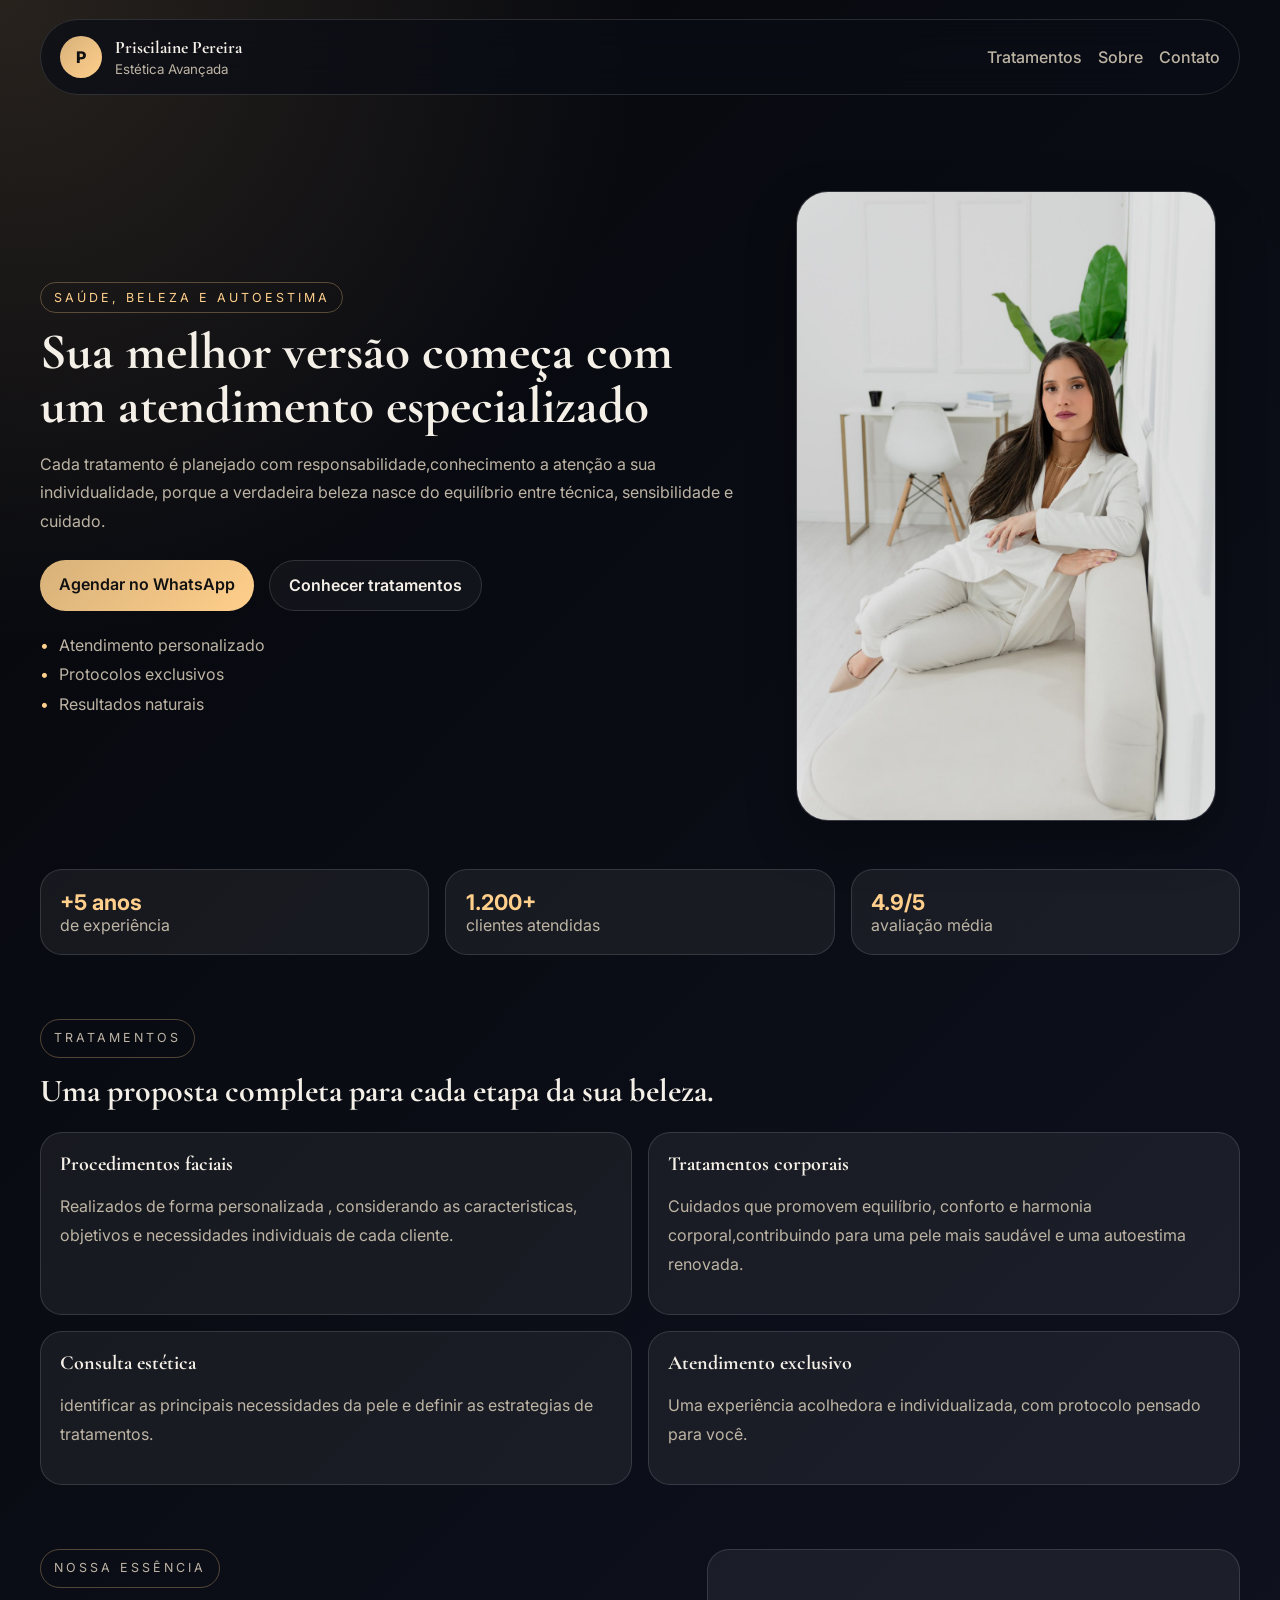
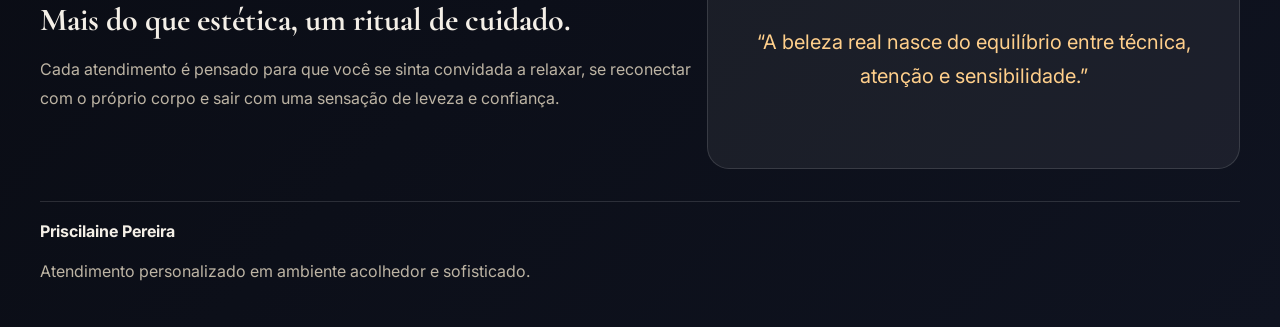
<file: index.html>
<!DOCTYPE html>
<html lang="pt-BR">
  <head>
    <meta charset="UTF-8" />
    <meta name="viewport" content="width=device-width, initial-scale=1.0" />
    <title>Priscilaine Pereira | Estética Avançada</title>
    <meta name="description" content="Estética premium com tratamentos personalizados, ambiente acolhedor e resultado elegante." />
    <link rel="preconnect" href="https://fonts.googleapis.com" />
    <link rel="preconnect" href="https://fonts.gstatic.com" crossorigin />
    <link href="https://fonts.googleapis.com/css2?family=Inter:wght@300;400;500;600;700;800&family=Cormorant+Garamond:wght@500;600;700&display=swap" rel="stylesheet" />
    <link rel="stylesheet" href="styles.css" />
  </head>
  <body>
    <div class="page-shell">
      <header class="topbar">
        <a class="brand" href="#home">
          <span class="brand-mark">P</span>
          <div>
            <strong>Priscilaine Pereira</strong>
            <small>Estética Avançada</small>
          </div>
        </a>
        <nav>
          <a href="#tratamentos">Tratamentos</a>
          <a href="#sobre">Sobre</a>
          <a href="#contato">Contato</a>
        </nav>
      </header>

      <main id="home">
        <section class="hero">
          <div class="hero-copy">
            <p class="eyebrow">Saúde, Beleza e Autoestima</p>
            <h1>Sua melhor versão começa com um atendimento especializado</h1>
            <p class="lead">
            Cada tratamento é planejado com responsabilidade,conhecimento a atenção a sua individualidade, porque a verdadeira beleza nasce do equilíbrio entre técnica, sensibilidade e cuidado.
            </p>
            <div class="hero-actions">
              <a class="btn btn-primary" href="https://wa.me/5521982714501?text=Olá!%20Gostaria%20de%20agendar%20um%20horário." target="_blank" rel="noopener">Agendar no WhatsApp</a>
              <a class="btn btn-secondary" href="#tratamentos">Conhecer tratamentos</a>
            </div>
            <ul class="highlights">
              <li>Atendimento personalizado</li>
              <li>Protocolos exclusivos</li>
              <li>Resultados naturais </li>
            </ul>
          </div>

          <div class="hero-photo" aria-label="Foto da Priscilaine Pereira">
            <div class="hero-photo-frame">
              <img src="Priscilaine pereira.jpg" alt="Priscilaine Pereira" />
            </div>
          </div>
        </section>

        <section class="stats" aria-label="Números do atendimento">
          <article>
            <strong>+5 anos</strong>
            <span>de experiência</span>
          </article>
          <article>
            <strong>1.200+</strong>
            <span>clientes atendidas</span>
          </article>
          <article>
            <strong>4.9/5</strong>
            <span>avaliação média</span>
          </article>
        </section>

        <section id="tratamentos" class="section">
          <div class="section-heading">
            <p class="eyebrow">Tratamentos</p>
            <h2>Uma proposta completa para cada etapa da sua beleza.</h2>
          </div>

          <div class="cards-grid">
            <a class="card treatment-card" href="tratamentos-faciais.html">
              <h3>Procedimentos faciais</h3>
              <p>Realizados de forma personalizada , considerando as caracteristicas, objetivos e necessidades individuais de cada cliente.</p>
            </a>

            <a class="card treatment-card" href="tratamentos-corporais.html">
              <h3>Tratamentos corporais</h3>
              <p>Cuidados que promovem equilíbrio, conforto e harmonia corporal,contribuindo para uma pele mais saudável e uma autoestima renovada.</p>
            </a>

            <a class="card treatment-card" href="harmonizacao-estetica.html">
              <h3>Consulta estética</h3>
              <p>identificar as principais necessidades da pele e definir as estrategias de tratamentos.</p>
            </a>

            <a class="card treatment-card" href="atendimento-exclusivo.html">
              <h3>Atendimento exclusivo</h3>
              <p>Uma experiência acolhedora e individualizada, com protocolo pensado para você.</p>
            </a>
          </div>
        </section>

        <section id="sobre" class="about">
          <div class="about-copy">
            <p class="eyebrow">Nossa essência</p>
            <h2>Mais do que estética, um ritual de cuidado.</h2>
            <p>
              Cada atendimento é pensado para que você se sinta convidada a relaxar, se reconectar
              com o próprio corpo e sair com uma sensação de leveza e confiança.
            </p>
          </div>
          <div class="about-panel">
            <blockquote>
              “A beleza real nasce do equilíbrio entre técnica, atenção e sensibilidade.”
            </blockquote>
          </div>
        </section>
      </main>

      <footer id="contato" class="footer">
        <div>
          <strong>Priscilaine Pereira</strong>
          <p>Atendimento personalizado em ambiente acolhedor e sofisticado.</p>
        </div>
      </footer>
    </div>
  </body>
</html>
</file>
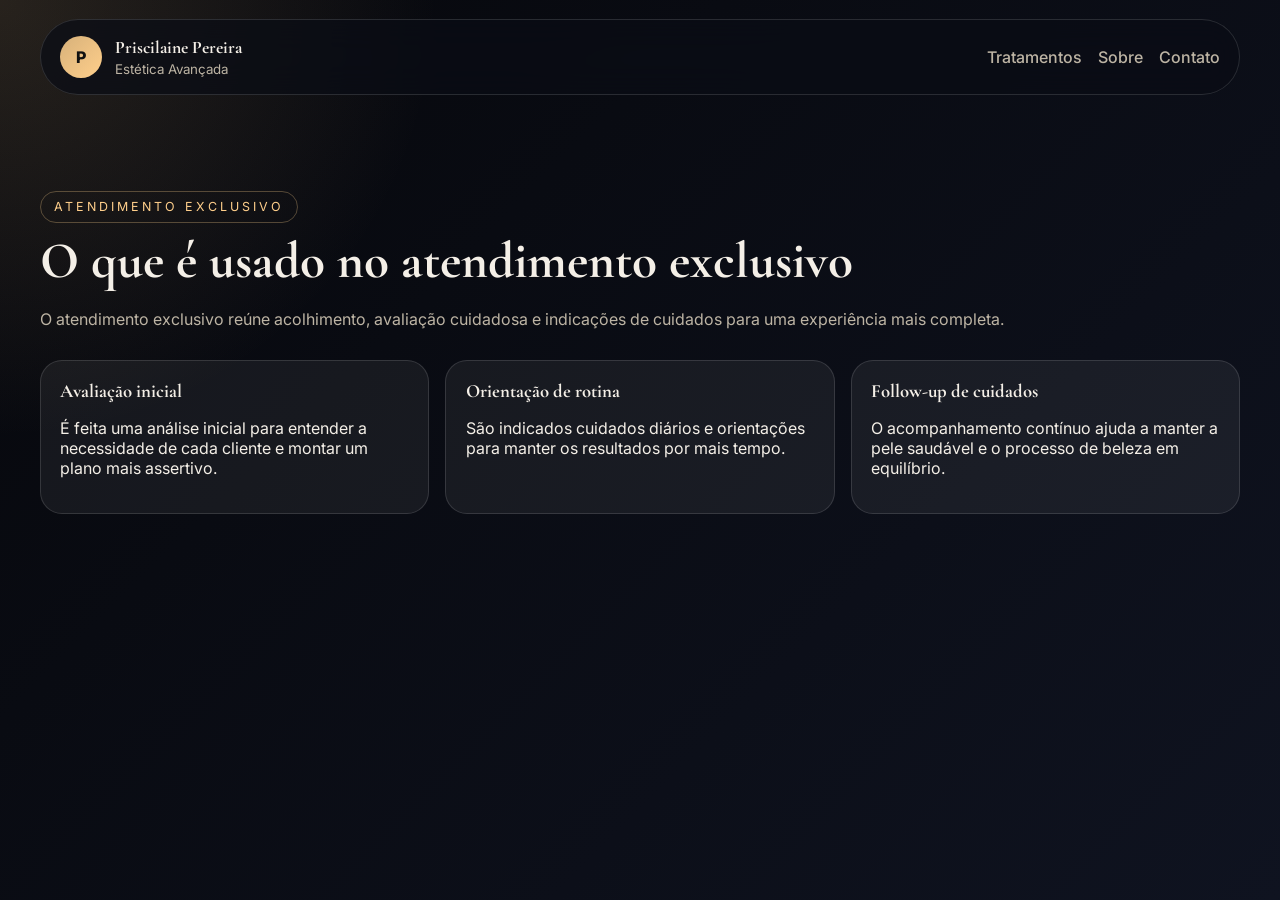
<file: atendimento-exclusivo.html>
<!DOCTYPE html>
<html lang="pt-BR">
  <head>
    <meta charset="UTF-8" />
    <meta name="viewport" content="width=device-width, initial-scale=1.0" />
    <title>Atendimento Exclusivo | Priscilaine Pereira</title>
    <link rel="preconnect" href="https://fonts.googleapis.com" />
    <link rel="preconnect" href="https://fonts.gstatic.com" crossorigin />
    <link href="https://fonts.googleapis.com/css2?family=Inter:wght@300;400;500;600;700;800&family=Cormorant+Garamond:wght@500;600;700&display=swap" rel="stylesheet" />
    <link rel="stylesheet" href="styles.css" />
  </head>
  <body>
    <div class="page-shell">
      <header class="topbar">
        <a class="brand" href="index.html">
          <span class="brand-mark">P</span>
          <div>
            <strong>Priscilaine Pereira</strong>
            <small>Estética Avançada</small>
          </div>
        </a>
        <nav>
          <a href="index.html#tratamentos">Tratamentos</a>
          <a href="index.html#sobre">Sobre</a>
          <a href="index.html#contato">Contato</a>
        </nav>
      </header>

      <main>
        <section class="detail-page">
          <p class="eyebrow">Atendimento exclusivo</p>
          <h1>O que é usado no atendimento exclusivo</h1>
          <p class="lead">O atendimento exclusivo reúne acolhimento, avaliação cuidadosa e indicações de cuidados para uma experiência mais completa.</p>

          <div class="detail-grid">
            <article class="detail-card">
              <h3>Avaliação inicial</h3>
              <p>É feita uma análise inicial para entender a necessidade de cada cliente e montar um plano mais assertivo.</p>
            </article>
            <article class="detail-card">
              <h3>Orientação de rotina</h3>
              <p>São indicados cuidados diários e orientações para manter os resultados por mais tempo.</p>
            </article>
            <article class="detail-card">
              <h3>Follow-up de cuidados</h3>
              <p>O acompanhamento contínuo ajuda a manter a pele saudável e o processo de beleza em equilíbrio.</p>
            </article>
          </div>
        </section>
      </main>
    </div>
  </body>
</html>
</file>
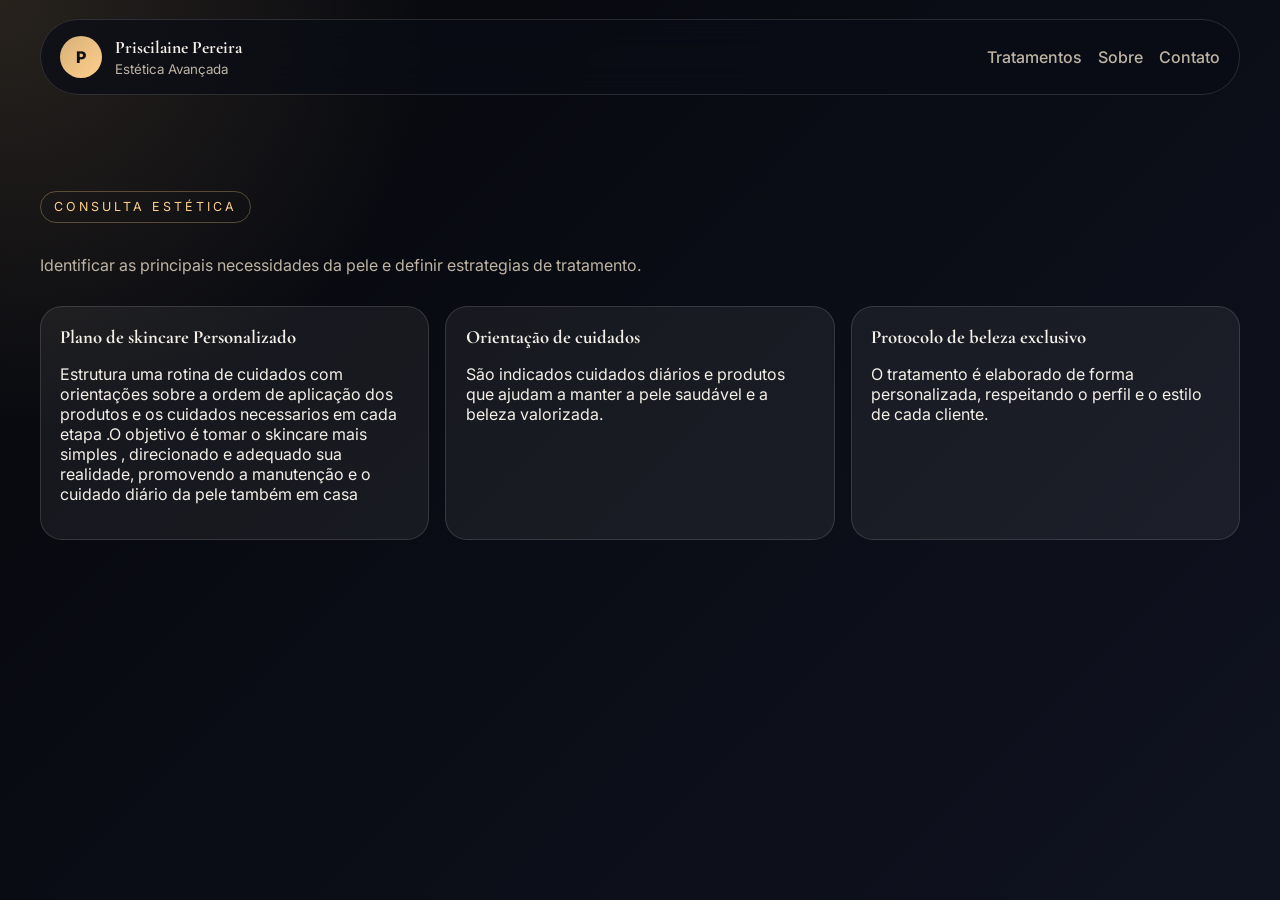
<file: harmonizacao-estetica.html>
<!DOCTYPE html>
<html lang="pt-BR">
  <head>
    <meta charset="UTF-8" />
    <meta name="viewport" content="width=device-width, initial-scale=1.0" />
    <title>Harmonização Estética | Priscilaine Pereira</title>
    <link rel="preconnect" href="https://fonts.googleapis.com" />
    <link rel="preconnect" href="https://fonts.gstatic.com" crossorigin />
    <link href="https://fonts.googleapis.com/css2?family=Inter:wght@300;400;500;600;700;800&family=Cormorant+Garamond:wght@500;600;700&display=swap" rel="stylesheet" />
    <link rel="stylesheet" href="styles.css" />
  </head>
  <body>
    <div class="page-shell">
      <header class="topbar">
        <a class="brand" href="index.html">
          <span class="brand-mark">P</span>
          <div>
            <strong>Priscilaine Pereira</strong>
            <small>Estética Avançada</small>
          </div>
        </a>
        <nav>
          <a href="index.html#tratamentos">Tratamentos</a>
          <a href="index.html#sobre">Sobre</a>
          <a href="index.html#contato">Contato</a>
        </nav>
      </header>

      <main>
        <section class="detail-page">
          <p class="eyebrow">Consulta estética</p>
          
          <p class="lead">Identificar as principais necessidades da pele e definir estrategias de tratamento.</p>

          <div class="detail-grid">
            <article class="detail-card">
              <h3>Plano de skincare Personalizado</h3>
              <p>Estrutura uma rotina de cuidados com orientações sobre a ordem de aplicação dos produtos e os cuidados necessarios em cada etapa .O objetivo é tomar o skincare mais simples , direcionado e adequado sua realidade, promovendo a manutenção e o cuidado diário da pele também em casa</p>
            </article>
            <article class="detail-card">
              <h3>Orientação de cuidados</h3>
              <p>São indicados cuidados diários e produtos que ajudam a manter a pele saudável e a beleza valorizada.</p>
            </article>
            <article class="detail-card">
              <h3>Protocolo de beleza exclusivo</h3>
              <p>O tratamento é elaborado de forma personalizada, respeitando o perfil e o estilo de cada cliente.</p>
            </article>
          </div>
        </section>
      </main>
    </div>
  </body>
</html>
</file>
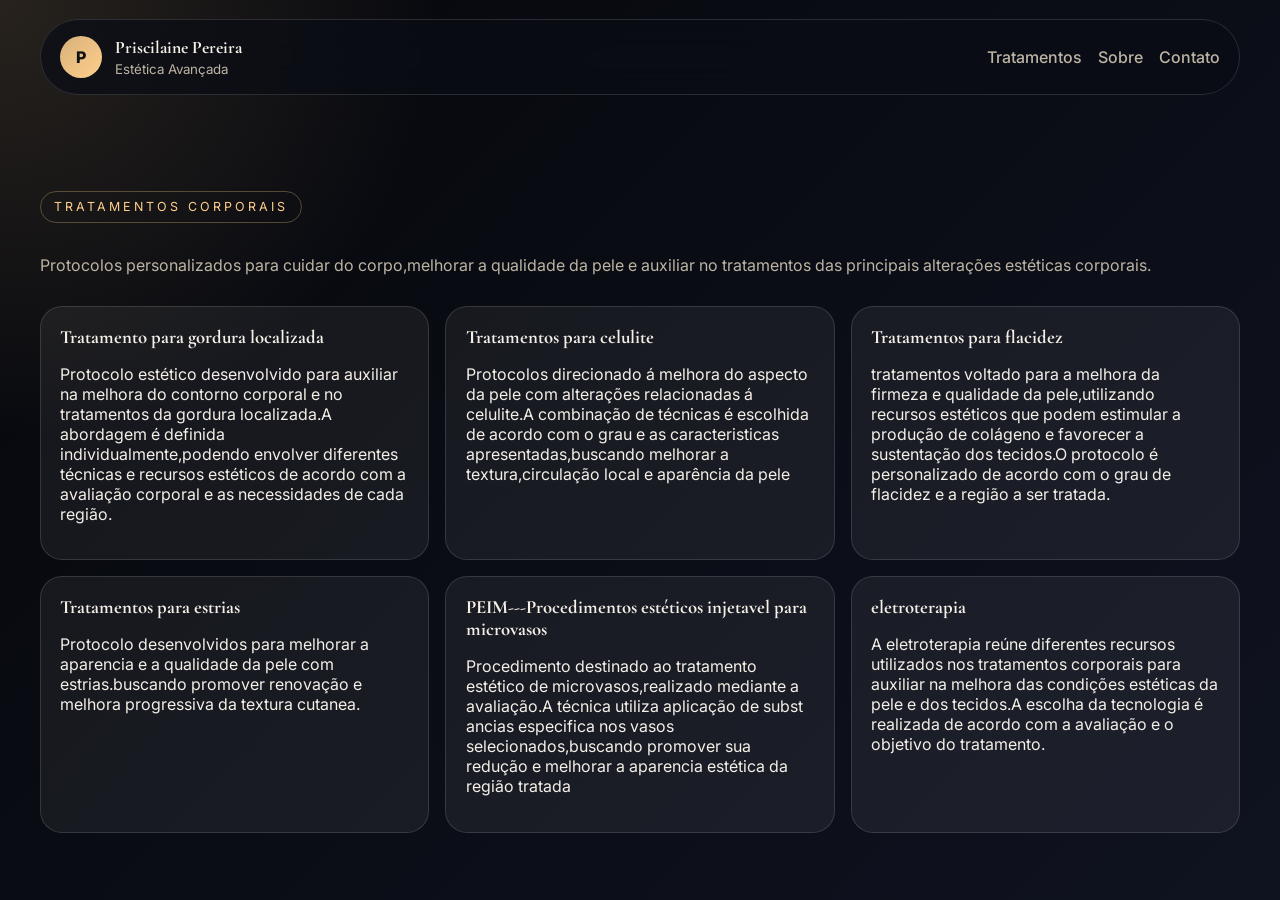
<file: tratamentos-corporais.html>
<!DOCTYPE html>
<html lang="pt-BR">
  <head>
    <meta charset="UTF-8" />
    <meta name="viewport" content="width=device-width, initial-scale=1.0" />
    <title>Tratamentos Corporais | Priscilaine Pereira</title>
    <link rel="preconnect" href="https://fonts.googleapis.com" />
    <link rel="preconnect" href="https://fonts.gstatic.com" crossorigin />
    <link href="https://fonts.googleapis.com/css2?family=Inter:wght@300;400;500;600;700;800&family=Cormorant+Garamond:wght@500;600;700&display=swap" rel="stylesheet" />
    <link rel="stylesheet" href="styles.css" />
  </head>
  <body>
    <div class="page-shell">
      <header class="topbar">
        <a class="brand" href="index.html">
          <span class="brand-mark">P</span>
          <div>
            <strong>Priscilaine Pereira</strong>
            <small>Estética Avançada</small>
          </div>
        </a>
        <nav>
          <a href="index.html#tratamentos">Tratamentos</a>
          <a href="index.html#sobre">Sobre</a>
          <a href="index.html#contato">Contato</a>
        </nav>
      </header>

      <main>
        <section class="detail-page">
          <p class="eyebrow">Tratamentos corporais</p>
          <h1></h1>
          <p class="lead">Protocolos personalizados para cuidar do corpo,melhorar a qualidade da pele e auxiliar no tratamentos das principais alterações estéticas corporais.</p>

          <div class="detail-grid">
            <article class="detail-card">
              <h3>Tratamento para gordura localizada</h3>
              <p>Protocolo estético desenvolvido para auxiliar na melhora do contorno corporal e no tratamentos da gordura localizada.A abordagem é definida individualmente,podendo envolver diferentes técnicas e recursos estéticos de acordo com a avaliação corporal e as necessidades de cada região.</p>
            </article>
            <article class="detail-card">
              <h3>Tratamentos para celulite</h3>
              <p>Protocolos direcionado á melhora do aspecto da pele com alterações relacionadas á celulite.A combinação de técnicas é escolhida de acordo com o grau e as caracteristicas apresentadas,buscando melhorar a textura,circulação local e aparência da pele</p>
            </article>
            <article class="detail-card">
              <h3>Tratamentos para flacidez</h3>
              <p>tratamentos voltado para a melhora da firmeza e qualidade da pele,utilizando recursos estéticos que podem estimular a produção de colágeno e favorecer a sustentação dos tecidos.O protocolo é personalizado de acordo com o grau de flacidez e a região a ser tratada.</p>
            </article>
            <article class="detail-card">
              <h3>Tratamentos para estrias</h3>
              <p>Protocolo desenvolvidos para melhorar a aparencia e a qualidade da pele com estrias.buscando promover renovação e melhora progressiva da textura cutanea.</p>
            </article>
            <article class="detail-card">
              <h3>PEIM---Procedimentos estéticos injetavel para microvasos</h3>
              <p>Procedimento destinado ao tratamento estético de microvasos,realizado mediante a avaliação.A técnica utiliza aplicação de subst  ancias especifica nos vasos selecionados,buscando promover sua redução e melhorar a aparencia estética da região tratada</p>
            </article>
            <article class="detail-card">
              <h3>eletroterapia</h3>
              <p>A eletroterapia reúne diferentes recursos utilizados nos tratamentos corporais para auxiliar na melhora das condições estéticas da pele e dos tecidos.A escolha da tecnologia é realizada de acordo com a avaliação e o objetivo do tratamento.</p>
          </div>
        </section>
      </main>
    </div>
  </body>
</html>
</file>
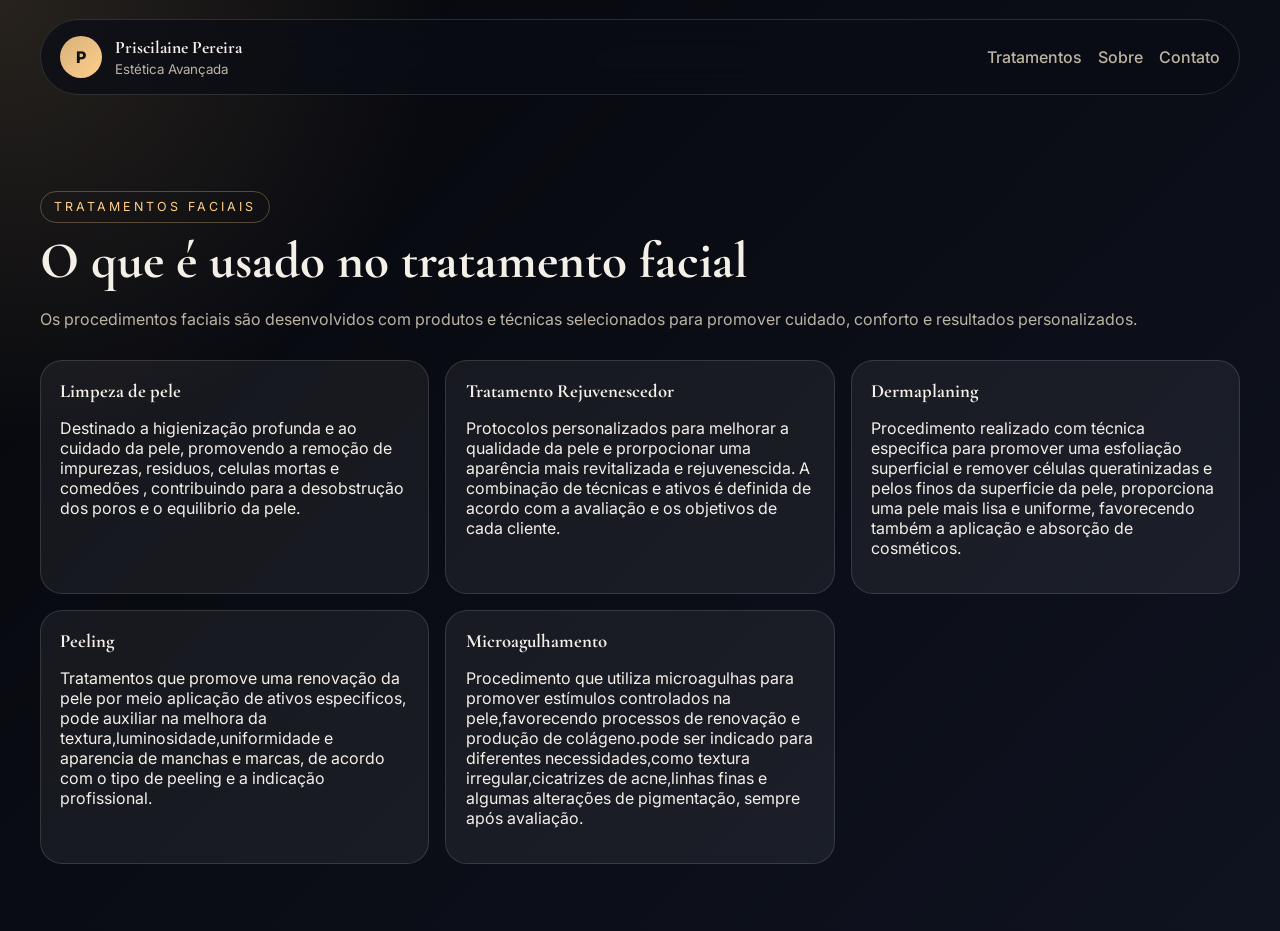
<file: tratamentos-faciais.html>
<!DOCTYPE html>
<html lang="pt-BR">
  <head>
    <meta charset="UTF-8" />
    <meta name="viewport" content="width=device-width, initial-scale=1.0" />
    <title>Tratamentos Faciais | Priscilaine Pereira</title>
    <link rel="preconnect" href="https://fonts.googleapis.com" />
    <link rel="preconnect" href="https://fonts.gstatic.com" crossorigin />
    <link href="https://fonts.googleapis.com/css2?family=Inter:wght@300;400;500;600;700;800&family=Cormorant+Garamond:wght@500;600;700&display=swap" rel="stylesheet" />
    <link rel="stylesheet" href="styles.css" />
  </head>
  <body>
    <div class="page-shell">
      <header class="topbar">
        <a class="brand" href="index.html">
          <span class="brand-mark">P</span>
          <div>
            <strong>Priscilaine Pereira</strong>
            <small>Estética Avançada</small>
          </div>
        </a>
        <nav>
          <a href="index.html#tratamentos">Tratamentos</a>
          <a href="index.html#sobre">Sobre</a>
          <a href="index.html#contato">Contato</a>
        </nav>
      </header>

      <main>
        <section class="detail-page">
          <p class="eyebrow">Tratamentos faciais</p>
          <h1>O que é usado no tratamento facial</h1>
          <p class="lead">Os procedimentos faciais são desenvolvidos com produtos e técnicas selecionados para promover cuidado, conforto e resultados personalizados.</p>

          <div class="detail-grid">
            <article class="detail-card">
              <h3>Limpeza de pele</h3>
              <p>Destinado a higienização profunda e ao cuidado da pele, promovendo a remoção de impurezas, residuos, celulas mortas e comedões , contribuindo para a desobstrução dos poros e o equilibrio da pele.</p>
            </article>
            <article class="detail-card">
              <h3>Tratamento Rejuvenescedor</h3>
              <p>Protocolos personalizados para melhorar a qualidade da pele e prorpocionar uma aparência mais revitalizada e rejuvenescida. 
                A combinação de técnicas e ativos é definida de acordo com a avaliação e os objetivos de cada cliente.</p>
            </article>
            <article class="detail-card">
              <h3>Dermaplaning</h3>
              <p>Procedimento realizado com técnica especifica para promover uma esfoliação superficial e remover células queratinizadas e pelos finos da superficie da pele, proporciona uma pele mais lisa e uniforme, favorecendo também a aplicação e absorção de cosméticos.</p>
            </article>
            <article class="detail-card">
              <h3>Peeling</h3>
              <p>Tratamentos que promove uma renovação da pele por meio aplicação de ativos especificos, pode auxiliar na melhora da textura,luminosidade,uniformidade e aparencia de manchas e marcas, de acordo com o tipo de peeling e a indicação profissional.</p>
            </article>
            <article class="detail-card">
              <h3>Microagulhamento</h3>
              <p>Procedimento que utiliza microagulhas para promover estímulos controlados na pele,favorecendo processos de renovação e produção de colágeno.pode ser indicado para diferentes necessidades,como textura irregular,cicatrizes de acne,linhas finas e algumas alterações de pigmentação, sempre após avaliação.</p>
          </div>
        </section>
      </main>
    </div>
  </body>
</html>
</file>
<file: styles.css>
:root {
  --bg: #06070b;
  --bg-soft: #121521;
  --panel: rgba(255, 255, 255, 0.06);
  --panel-strong: rgba(255, 255, 255, 0.12);
  --text: #f4efe7;
  --muted: #bdb4a4;
  --accent: #d7b17a;
  --accent-strong: #ffcf8b;
  --line: rgba(255, 255, 255, 0.13);
}

* {
  box-sizing: border-box;
}

body {
  margin: 0;
  font-family: 'Inter', sans-serif;
  color: var(--text);
  background:
    radial-gradient(circle at top left, rgba(215, 177, 122, 0.16), transparent 28%),
    linear-gradient(135deg, var(--bg) 0%, #0f1320 100%);
}

img {
  max-width: 100%;
}

.page-shell {
  min-height: 100vh;
  padding: 1.2rem;
}

.topbar {
  max-width: 1200px;
  margin: 0 auto;
  display: flex;
  justify-content: space-between;
  align-items: center;
  padding: 1rem 1.2rem;
  border: 1px solid var(--line);
  border-radius: 999px;
  -webkit-backdrop-filter: blur(16px);
  backdrop-filter: blur(16px);
  background: rgba(10, 13, 21, 0.72);
  position: sticky;
  top: 1rem;
  z-index: 10;
}

.brand {
  display: flex;
  align-items: center;
  gap: 0.8rem;
  color: var(--text);
  text-decoration: none;
}

.brand-mark {
  display: grid;
  place-items: center;
  width: 42px;
  height: 42px;
  border-radius: 50%;
  background: linear-gradient(135deg, var(--accent) 0%, var(--accent-strong) 100%);
  color: #111;
  font-weight: 800;
}

.brand strong {
  display: block;
  font-family: 'Cormorant Garamond', serif;
  font-size: 1.1rem;
}

.brand small {
  color: var(--muted);
}

nav {
  display: flex;
  gap: 1rem;
}

nav a {
  color: var(--muted);
  text-decoration: none;
  font-weight: 500;
}

nav a:hover {
  color: var(--accent-strong);
}

main {
  max-width: 1200px;
  margin: 0 auto;
  padding: 3rem 0 1rem;
}

.hero {
  display: grid;
  grid-template-columns: 1.2fr 0.8fr;
  gap: 2rem;
  align-items: center;
  padding: 3rem 0 2rem;
}

.hero-photo {
  display: flex;
  justify-content: center;
}

.hero-photo-frame {
  width: 100%;
  max-width: 420px;
  min-height: 520px;
  border-radius: 32px;
  border: 1px solid var(--line);
  background: linear-gradient(145deg, rgba(255,255,255,0.08), rgba(255,255,255,0.02));
  box-shadow: 0 20px 50px rgba(0, 0, 0, 0.28);
  overflow: hidden;
  display: flex;
  align-items: center;
  justify-content: center;
}

.hero-photo-frame img {
  width: 100%;
  height: 100%;
  object-fit: cover;
  display: block;
}

.eyebrow {
  display: inline-block;
  margin: 0 0 0.8rem;
  padding: 0.45rem 0.8rem;
  border: 1px solid rgba(215, 177, 122, 0.35);
  border-radius: 999px;
  color: var(--accent-strong);
  text-transform: uppercase;
  font-size: 0.78rem;
  letter-spacing: 0.24em;
}

h1,
h2,
h3 {
  font-family: 'Cormorant Garamond', serif;
}

h1 {
  font-size: clamp(2.3rem, 4vw, 3.5rem);
  line-height: 1.05;
  margin: 0 0 1rem;
}

.lead,
.section-heading p,
.about-copy p,
.card p,
.footer p {
  color: var(--muted);
  line-height: 1.8;
}

.hero-actions {
  display: flex;
  flex-wrap: wrap;
  gap: 0.9rem;
  margin: 1.5rem 0;
}

.btn {
  display: inline-block;
  padding: 0.9rem 1.2rem;
  border-radius: 999px;
  text-decoration: none;
  font-weight: 600;
  transition: transform 0.2s ease, border-color 0.2s ease;
}

.btn:hover {
  transform: translateY(-2px);
}

.btn-primary {
  background: linear-gradient(135deg, var(--accent) 0%, var(--accent-strong) 100%);
  color: #111;
}

.btn-secondary {
  border: 1px solid var(--line);
  color: var(--text);
  background: rgba(255, 255, 255, 0.04);
}

.highlights {
  list-style: none;
  padding: 0;
  display: grid;
  gap: 0.6rem;
  margin-top: 1rem;
}

.highlights li {
  color: var(--muted);
}

.highlights li::before {
  content: '•';
  color: var(--accent-strong);
  margin-right: 0.6rem;
}

.hero-card {
  background: linear-gradient(145deg, rgba(255,255,255,0.09), rgba(255,255,255,0.03));
  border: 1px solid var(--line);
  border-radius: 28px;
  padding: 1.4rem;
  box-shadow: 0 20px 50px rgba(0, 0, 0, 0.28);
}

.hero-card-top,
.hero-card-footer {
  display: flex;
  justify-content: space-between;
  align-items: center;
  color: var(--muted);
}

.hero-card-top {
  margin-bottom: 1rem;
}

.hero-card-body {
  padding: 1rem 0;
  border-top: 1px solid var(--line);
  border-bottom: 1px solid var(--line);
}

.hero-card h3 {
  margin: 0 0 0.5rem;
  font-size: 1.35rem;
}

.stats {
  display: grid;
  grid-template-columns: repeat(3, minmax(0, 1fr));
  gap: 1rem;
  margin: 1rem 0 2rem;
}

.stats article,
.card,
.about-panel {
  background: var(--panel);
  border: 1px solid var(--line);
  border-radius: 22px;
  padding: 1.2rem;
}

.stats strong {
  display: block;
  font-size: 1.35rem;
  color: var(--accent-strong);
}

.stats span {
  color: var(--muted);
}

.section {
  padding: 2rem 0;
}

.section-heading h2,
.about-copy h2 {
  font-size: clamp(1.5rem, 2.5vw, 2.2rem);
  margin: 0 0 0.5rem;
}

.cards-grid {
  display: grid;
  grid-template-columns: repeat(2, minmax(0, 1fr));
  gap: 1rem;
  margin-top: 1.4rem;
}

.card h3 {
  margin-top: 0;
  margin-bottom: 0.5rem;
  font-size: 1.25rem;
}

.treatment-card {
  display: block;
  text-decoration: none;
  color: inherit;
  transition: transform 0.2s ease, border-color 0.2s ease;
}

.treatment-card:hover {
  transform: translateY(-3px);
  border-color: var(--accent-strong);
}

.detail-page {
  padding: 3rem 0 2rem;
}

.detail-grid {
  display: grid;
  grid-template-columns: repeat(3, minmax(0, 1fr));
  gap: 1rem;
  margin-top: 1.6rem;
}

.detail-card {
  background: var(--panel);
  border: 1px solid var(--line);
  border-radius: 22px;
  padding: 1.2rem;
}

.detail-card h3 {
  margin-top: 0;
  margin-bottom: 0.5rem;
}

.about {
  display: grid;
  grid-template-columns: 1.1fr 0.9fr;
  gap: 1rem;
  padding: 2rem 0 1rem;
}

.about-panel {
  display: flex;
  align-items: center;
  justify-content: center;
  min-height: 220px;
}

blockquote {
  font-size: 1.25rem;
  line-height: 1.7;
  color: var(--accent-strong);
  margin: 0;
  text-align: center;
}

.footer {
  max-width: 1200px;
  margin: 0 auto;
  padding: 1.2rem 0 0.4rem;
  display: flex;
  justify-content: space-between;
  align-items: center;
  border-top: 1px solid var(--line);
}

.footer strong {
  display: block;
  margin-bottom: 0.3rem;
}

@media (max-width: 900px) {
  .hero,
  .about {
    grid-template-columns: 1fr;
  }
}

@media (max-width: 700px) {
  .page-shell {
    padding: 0.8rem;
  }

  .topbar,
  .footer {
    padding: 1rem;
    border-radius: 24px;
    flex-direction: column;
    gap: 0.8rem;
  }

  .stats,
  .cards-grid {
    grid-template-columns: 1fr;
  }

  nav {
    gap: 0.8rem;
    flex-wrap: wrap;
    justify-content: center;
  }
}
</file>
